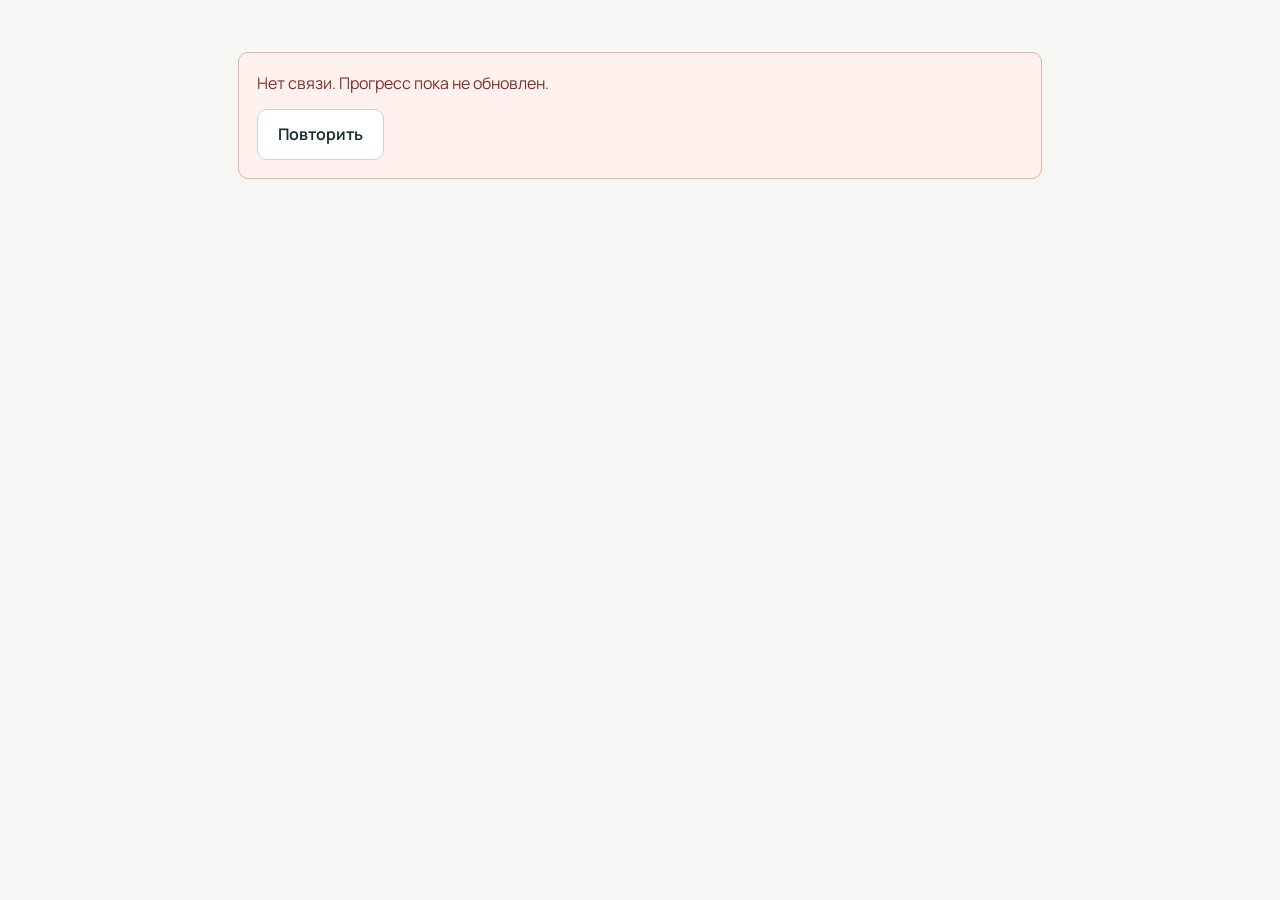
<file: index.html>
<!doctype html>
<html lang="ru">
<head>
  <meta charset="utf-8">
  <meta name="viewport" content="width=device-width, initial-scale=1">
  <meta name="theme-color" content="#16625a">
  <title>Подготовка к защите</title>
  <link rel="icon" href="data:,">
  <link rel="stylesheet" href="style.css?v=20261001-faq">
  <script src="config.js"></script>
  <script type="module" src="app.js?v=20261002-binary"></script>
</head>
<body>
  <a class="skip" href="#main">К содержимому</a>
  <div id="app"><main><p>Загрузка…</p></main></div>
  <noscript>Для билетов нужен JavaScript.</noscript>
</body>
</html>
</file>
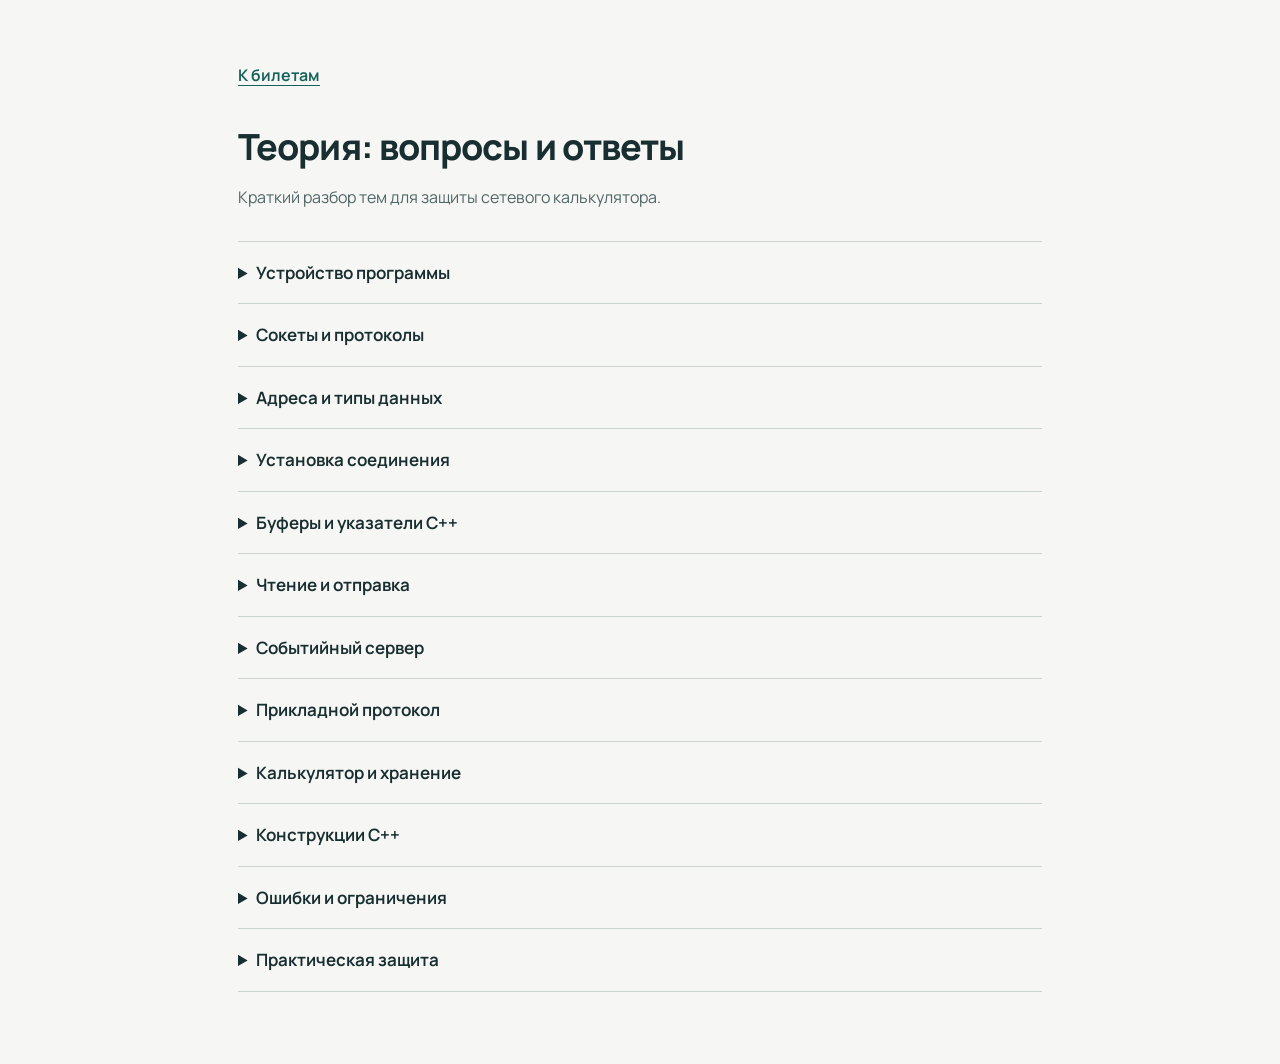
<file: faq.html>
<!doctype html>
<html lang="ru">
<head>
  <meta charset="utf-8">
  <meta name="viewport" content="width=device-width, initial-scale=1">
  <meta name="theme-color" content="#16625a">
  <title>Теория к защите - вопросы и ответы</title>
  <link rel="icon" href="data:,">
  <link rel="stylesheet" href="style.css?v=20261001-faq">
</head>
<body>
  <a class="skip" href="#main">К содержимому</a>
  <main id="main" class="faq-page">
    <a class="back-link" href="./">К билетам</a>
    <h1>Теория: вопросы и ответы</h1>
    <p class="faq-intro">Краткий разбор тем для защиты сетевого калькулятора.</p>
    <section class="faq-topics" aria-label="Темы теории">
<details class="faq-topic" id="architecture"><summary><h2>Устройство программы</h2></summary><div class="faq-answers"><article class="faq-item"><h3>Как устроен калькулятор и где выполняется команда?</h3><p>Клиент читает ввод и отправляет строку. Сервер принимает ее, выделяет команду и вызывает модель калькулятора. Модель вычисляет результат, хранит X, Y, Z по имени пользователя и возвращает ответ. Например, X = 2 + 3 * 4 дает X = 14 на сервере. История ввода остается у клиента. Общие файлы протокола и модели собираются в библиотеку calc_common; библиотека не является отдельным процессом.</p></article><article class="faq-item"><h3>Чем отличаются программа, процесс, поток и конкурентность?</h3><p>Программа - код, процесс - ее запущенный экземпляр с памятью и ресурсами, поток - последовательность исполнения внутри процесса. Один сервер и три отдельно запущенных клиента - четыре процесса. Серверный поток один: он по очереди обслуживает готовые соединения. Это конкурентность. Параллелизм означал бы одновременное исполнение обработчиков несколькими исполнителями. Число сокетов или файлов .cpp не задает число потоков.</p></article><article class="faq-item"><h3>Почему достаточно одного потока и не нужен мьютекс?</h3><p>Сервер ждет сетевые события через poll и обрабатывает короткие операции по очереди. Одновременно два обработчика модель не меняют, поэтому мьютекс - блокировка общего доступа между потоками - здесь не нужен. Альтернатива fork создает процессы, а MPI организует обмен между процессами. При переходе к нескольким исполнителям пришлось бы отдельно согласовать общие переменные и файл. Сам std::map этого не делает.</p></article></div></details>
<details class="faq-topic" id="sockets"><summary><h2>Сокеты и протоколы</h2></summary><div class="faq-answers"><article class="faq-item"><h3>Как различить сокет, дескриптор, порт и буфер?</h3><p>Сокет - сетевой ресурс ОС. Дескриптор - локальное целое число, по которому процесс обращается к этому ресурсу. Порт выбирает службу на сетевом адресе, а буфер - память для байтов. Например, сервер может слушать порт 4040 через дескриптор 3 и читать данные принятого клиента в char buffer[4096]. Эти числа описывают разные вещи. socket возвращает неотрицательный дескриптор при успехе и -1 при ошибке.</p></article><article class="faq-item"><h3>Что дает TCP и чем он отличается от UDP?</h3><p>TCP дает упорядоченный двунаправленный поток байтов, но не сохраняет границы вызовов send. Одну команду можно получить несколькими recv, а две команды - одним. Приложение само выделяет сообщения. UDP сохраняет границы датаграмм, но не гарантирует их доставку и порядок. В работе используется TCP: socket(AF_INET, SOCK_STREAM, 0). Надежность транспорта не означает гарантированное выполнение команды или шифрование.</p></article></div></details>
<details class="faq-topic" id="address"><summary><h2>Адреса и типы данных</h2></summary><div class="faq-answers"><article class="faq-item"><h3>Какой адрес нужен клиенту и что означает 127.0.0.1?</h3><p>IP задает адрес узла, порт выбирает службу. 127.0.0.1 всегда ведет на тот же компьютер, где работает клиент. Для сервера на другом ПК нужен его достижимый IP и порт, например 192.168.1.10:4040. INADDR_ANY в bind означает прием на подходящих локальных IPv4-интерфейсах сервера. Это настройка принимающей стороны, а не адрес назначения удаленного клиента и не команда открыть межсетевой экран.</p></article><article class="faq-item"><h3>Зачем нужны sockaddr_in, getaddrinfo и длина адреса?</h3><p>sockaddr_in хранит IPv4-семейство, адрес и порт. Общий сетевой интерфейс принимает sockaddr* вместе с размером конкретной структуры. У клиента getaddrinfo превращает имя узла и порт в список адресов; AF_UNSPEC разрешает разные семейства. Клиент пробует их по очереди и освобождает список через freeaddrinfo. Приведение указателя к sockaddr* не меняет данные адреса. accept получает еще и указатель на длину, чтобы вернуть ее фактическое значение.</p></article><article class="faq-item"><h3>Зачем менять порядок байтов порта?</h3><p>Разные процессоры могут хранить многобайтовое число в разном порядке. Сетевой формат задает общий порядок: старший байт первым. htons переводит 16-битное число из порядка компьютера в сетевой, ntohs - обратно. Сервер записывает sin_port = htons(port). Если захотеть вывести порт клиента из заполненного accept адреса, потребуется ntohs. Это преобразование числа, а не создание текстовой строки.</p></article></div></details>
<details class="faq-topic" id="connection"><summary><h2>Установка соединения</h2></summary><div class="faq-answers"><article class="faq-item"><h3>Как клиент и сервер устанавливают соединение?</h3><p>Сервер создает socket, заполняет адрес, выполняет bind и listen. Клиент создает свой socket и вызывает connect к адресу сервера; локальный порт обычно выбирает ОС. TCP-рукопожатие выполняют сетевые стеки. accept на сервере возвращает отдельный сокет для клиента, а слушающий остается принимать следующие подключения. После этого еще нужен прикладной HELLO: успешное TCP-соединение само не выбирает пользователя калькулятора.</p></article><article class="faq-item"><h3>Что ограничивает backlog и зачем повторять accept?</h3><p>backlog относится к очереди соединений, ожидающих приема, с учетом ограничений ОС. Это не общее число уже обслуживаемых клиентов. За одно пробуждение poll могут накопиться несколько подключений. Поэтому accept_clients забирает их циклом, пока неблокирующий accept не вернет временную неготовность EAGAIN или EWOULDBLOCK. Принятые соединения хранятся отдельно в _clients.</p></article></div></details>
<details class="faq-topic" id="memory"><summary><h2>Буферы и указатели C++</h2></summary><div class="faq-answers"><article class="faq-item"><h3>Как различить адрес, вместимость и полученную длину?</h3><p>Адрес указывает начало памяти, вместимость задает допустимый объем записи, результат recv сообщает фактически записанный объем. У char buffer[4096] sizeof(buffer) в той же функции равен 4096. Если recv вернул 12, полезны первые 12 байтов. У char* p выражение sizeof(p) дает размер самого указателя, а не памяти за ним. Поэтому после передачи массива через указатель вместимость нужно сообщать отдельно.</p></article><article class="faq-item"><h3>Почему recv использует void*, а send - const void*?</h3><p>recv записывает байты в предоставленную область, поэтому ему нужен доступ для записи. send читает готовые байты; const запрещает менять их через переданный указатель. void означает, что функция не разбирает тип содержимого. char-буфер удобен для байтов, но запись в int не превратит текст 1234 в число 1234. Передавать нужно содержимое: адрес объекта из одного процесса не становится действительным адресом в другом.</p></article><article class="faq-item"><h3>Почему нельзя считать принятые байты обычной C-строкой?</h3><p>recv не добавляет завершающий \0. Длину порции задает его результат, поэтому append(buffer, count) копирует ровно count байтов. strlen искал бы ноль и мог прочитать лишнюю память. std::string уже хранит свою длину, но в UTF-8 size() считает байты, а не буквы: Я занимает два байта. Это нужная длина для send, но не счетчик видимых символов.</p></article><article class="faq-item"><h3>Зачем unsigned char в вызове isspace?</h3><p>isspace определяет, является ли значение пробельным символом. Для обычных байтов ей нужно значение из диапазона unsigned char. Обычный char бывает знаковым: байт UTF-8 может оказаться отрицательным и недопустимым для этой функции. Приведение static_cast&lt;unsigned char&gt;(c) исправляет диапазон аргумента. Оно не перекодирует текст и не превращает побайтовую проверку в полный анализ Unicode.</p></article></div></details>
<details class="faq-topic" id="io"><summary><h2>Чтение и отправка</h2></summary><div class="faq-answers"><article class="faq-item"><h3>Как понимать результат recv?</h3><p>Положительное число - столько байтов записано. Ноль при ненулевой длине буфера - конец входного потока: прежние данные прочитаны, другая сторона закончила отправку. -1 означает ошибку; EAGAIN или EWOULDBLOCK на неблокирующем сокете - временно читать нечего. Сервер накапливает порции в input. Клиент устроен проще: блокирующе читает по байту до \n и возвращает строку без разделителя.</p></article><article class="faq-item"><h3>Как отправить всю строку и понять, выполнена ли команда?</h3><p>send может принять только часть байтов. Если из ABCDE приняты AB, нужно отправить CDE: адрес начала плюс 2, длина 5 - 2. Клиент хранит счетчик sent, сервер удаляет принятый префикс из output и сохраняет хвост. Успех send подтверждает прием байтов локальной сетевой подсистемой. Выполнение команды подтверждается отдельно ответом приложения OK или ERR.</p></article><article class="faq-item"><h3>Зачем проверять errno, EINTR и SIGPIPE?</h3><p>errno уточняет причину после неуспешного системного вызова; после успеха там может остаться старое значение. EINTR у poll означает прерывание ожидания сигналом, поэтому этот сервер повторяет ожидание через continue. Запись в разорванное соединение может вызвать SIGPIPE и завершить процесс. MSG_NOSIGNAL подавляет такой сигнал для send в Linux, но результат отправки все равно нужно проверить.</p></article></div></details>
<details class="faq-topic" id="poll"><summary><h2>Событийный сервер</h2></summary><div class="faq-answers"><article class="faq-item"><h3>Что именно получает и возвращает poll?</h3><p>poll получает массив pollfd, число его элементов и время ожидания. Каждый элемент содержит fd, events - запрошенные события, revents - произошедшие. -1 в тайм-ауте означает ожидание без заданного предела. События - битовые маски, поэтому наличие POLLIN проверяют через &amp;, а не равенством всей маски. Положительный результат poll считает записи с событиями; чтение байтов затем выполняет отдельный recv.</p></article><article class="faq-item"><h3>Почему нужны и poll, и O_NONBLOCK?</h3><p>poll позволяет ждать готовности сразу нескольких сокетов. O_NONBLOCK позволяет операции вернуться с временной неготовностью, если сейчас продвинуться нельзя. Например, обработчик вычитал доступные байты и вернулся к другим клиентам вместо ожидания следующей порции того же клиента. Флаг добавляют как flags | O_NONBLOCK, сохраняя остальные биты. Неблокирующий сокет не создает поток и не отменяет ожидание внутри poll.</p></article><article class="faq-item"><h3>Как состояние клиента управляет событийным циклом?</h3><p>input хранит неполный запрос, output - еще не отправленный ответ. POLLOUT запрашивают только при непустом output, иначе готовый к записи сокет может постоянно будить цикл без работы. Клиентов обходят с конца: удаление текущего элемента vector не сдвигает меньшие, еще не обработанные индексы. Все обработчики выполняются последовательно, поэтому тяжелый расчет или синхронная запись файла задерживает остальных клиентов.</p></article></div></details>
<details class="faq-topic" id="protocol"><summary><h2>Прикладной протокол</h2></summary><div class="faq-answers"><article class="faq-item"><h3>Как выглядит команда и где ее граница?</h3><p>Ввод X = 10 превращается в CMD X = 10\n. Сервер накапливает байты до \n, извлекает полную строку и передает текст после CMD модели. Несколько строк разбираются по очереди, неполный хвост сохраняется. OK означает успешный прикладной результат, ERR - ошибку команды. one_line заменяет внутренние \n и \r пробелами, чтобы содержимое не создало лишних сообщений.</p></article><article class="faq-item"><h3>Что делает HELLO и защищает ли оно данные?</h3><p>Клиент читает приветствие сервера, отправляет HELLO с именем и проверяет ответ. До успешного HELLO команды не допускаются. Имя выбирает запись X, Y, Z, но права на это имя никто не проверяет: пароля нет. Два клиента с одним именем используют одну запись. Шифрования тоже нет: передаются обычные строки TCP без TLS. Выбор имени, проверка личности и шифрование - разные задачи.</p></article><article class="faq-item"><h3>Почему нет номера запроса seq?</h3><p>Клиент посылает один запрос и ждет одну строку ответа, прежде чем отправлять следующий. Поэтому ответ относится к единственному ожидаемому запросу. Это обеспечивается последовательными send_line и receive_line внутри request. TCP сохраняет порядок байтов, но сам не сопоставляет команды с результатами. При нескольких независимо выполняемых запросах или уведомлениях сервера понадобились бы дополнительные правила, например идентификаторы.</p></article><article class="faq-item"><h3>Что реально проверяет режим PERF?</h3><p>PERF позволяет пройти обмен без вызова калькулятора. После HELLO сервер отвечает OK PERF и сразу выходит из обработчика. Поэтому PERF X = 100 не меняет X, а PERF 1 / 0 не запускает проверку деления. Это обход вычислений, а не вычисление с откатом. Таймера и подсчета скорости в этом коде нет. :perf off возвращает клиент к обычным CMD-командам.</p></article><article class="faq-item"><h3>Кто закрывает соединение после QUIT?</h3><p>Сервер только добавляет прощальный ответ в output и возвращается из обработчика строки. Штатный клиент получает ответ, выходит из цикла команд и закрывает сокет в деструкторе. Ветка QUIT на сервере сама close не вызывает. Поэтому другой клиент, который после QUIT продолжит держать соединение, не будет отключен одним лишь возвратом из этой функции.</p></article></div></details>
<details class="faq-topic" id="model"><summary><h2>Калькулятор и хранение</h2></summary><div class="faq-answers"><article class="faq-item"><h3>Как парсер понимает приоритет операций и скобки?</h3><p>Парсер разбирает текст по уровням: expression обрабатывает + и -, term - * и /, factor - числа, переменные, знаки и скобки. Поэтому 2 + 3 * 4 дает 14: term сначала получает 12. В (2 + 3) * 4 скобки повторно запускают разбор выражения и дают 20. Перед делением проверяется делитель на ноль, после разбора - отсутствие лишних символов.</p></article><article class="faq-item"><h3>Где живут переменные и когда они сохраняются?</h3><p>map связывает имя с Variables, содержащим X, Y, Z. Для нового имени operator[] создает три нуля. Присваивание сначала вычисляет выражение, затем меняет переменную и вызывает save. Команда вычислить возвращает число без присваивания. users.db - текстовый файл; load восстанавливает его при запуске. Копия backup откатывает память, если save бросит исключение, но не восстанавливает уже поврежденный файл.</p></article><article class="faq-item"><h3>Какая здесь арифметика и где ее границы?</h3><p>Используются целые long long: 7 / 2 дает 3, -7 / 2 дает -3, дробная часть отбрасывается к нулю. Деление на ноль проверяется явно и превращается в CalculatorError. Диапазон long long конечен, а проверок всех переполнений нет. Слишком большое число или арифметический результат могут привести к неопределенному поведению. try/catch не заменяет проверку диапазона до опасной операции.</p></article></div></details>
<details class="faq-topic" id="cpp"><summary><h2>Конструкции C++</h2></summary><div class="faq-answers"><article class="faq-item"><h3>Чем ссылка отличается от копии и зачем const?</h3><p>Client&amp; client ссылается на исходный элемент _clients: изменение output меняет настоящий объект. Client client создал бы копию. const std::string&amp; позволяет читать строку без копирования и без изменения через этот параметр. Ссылка не владеет данными и не продлевает их жизнь. vector хранит элементы подряд, но при росте может перенести их в другую память: старые ссылки и указатели тогда недействительны.</p></article><article class="faq-item"><h3>Что такое RAII и почему одного int для сокета мало?</h3><p>RAII связывает ресурс с объектом-владельцем: уничтожение объекта освобождает ресурс. string и vector так управляют своей памятью. Деструктор PollServer закрывает сокеты, но обычный int хранит лишь их номера. Если конструктор PollServer завершится исключением, деструктор самого незавершенного объекта не вызовется. Отдельный объект-владелец дескриптора позволил бы надежнее освободить сокет и на этом пути ошибки.</p></article><article class="faq-item"><h3>Как исключение превращается в ответ ERR?</h3><p>Парсер обнаруживает недопустимую операцию и выполняет throw CalculatorError. Управление переходит в подходящий catch, а обычные локальные объекты на пути выхода уничтожаются. Сервер ловит исключение как const CalculatorError&amp;, читает what() и формирует текст ERR. По сети передается строка, не объект исключения. Ссылка в catch избегает копирования и потери производной части объекта при обработке через базовый тип.</p></article><article class="faq-item"><h3>Что запрещает explicit у конструктора?</h3><p>explicit запрещает обычное неявное преобразование аргумента в объект через этот конструктор. Если path имеет тип std::string, CalculatorModel model(path) разрешено, а CalculatorModel model = path - нет. Это делает создание модели явным: ее конструктор еще и загружает файл. explicit не означает private и не запрещает прямое создание объекта.</p></article><article class="faq-item"><h3>Зачем include guards и безымянное namespace?</h3><p>Include guards не дают повторно обработать заголовок внутри одного компилируемого .cpp со всеми его включениями. При первом включении определяется макрос, при следующем содержимое пропускается. Безымянное namespace оставляет вспомогательные имена внутри этой единицы трансляции: например, server и client могут иметь разные errno_message без конфликта при компоновке. Оба механизма организуют C++-код; они не создают процессы и не управляют сетевым доступом.</p></article></div></details>
<details class="faq-topic" id="limits"><summary><h2>Ошибки и ограничения</h2></summary><div class="faq-answers"><article class="faq-item"><h3>В чем подтвержденная ошибка после первого подключения?</h3><p>До accept массив _poll_fds содержит только слушающий сокет на позиции 0. accept_clients добавляет клиента в _clients, но массив событий еще не перестроен. Цикл уже пытается прочитать _poll_fds[1], которого нет. Проверочная сборка подтвердила выход за границы. Простая перестройка до разбора тоже неверна: она обнулит полученные revents. Исправление должно сохранить соответствие клиентов и событий текущего ожидания; исходник пока не исправлен.</p></article><article class="faq-item"><h3>Почему опасно закрывать сокет сразу при ошибке или HUP?</h3><p>POLLHUP может прийти вместе с еще непрочитанными данными: немедленное закрытие их потеряет. Другой дефект: при слишком длинном вводе сервер кладет ERR в output и сразу удаляет клиента, не дав очереди отправиться. Подготовленный текст в памяти еще не является переданным ответом. Для исправления нужно учитывать оставшийся вход и отдельно задавать закрытие после отправки там, где ответ должен быть отправлен.</p></article><article class="faq-item"><h3>Почему динамические контейнеры не гарантируют надежность?</h3><p>У каждого клиента есть сокет и буферы; память, дескрипторы и процессор конечны. Медленный получатель может вызвать рост output без ограничения. Это требует предела очереди и политики при его достижении. Сохранение тоже ограничено: save обрезает старый файл и не проверяет все ошибки записи. Временный файл с проверенной записью и заменой мог бы защитить от неполной перезаписи, но в исходнике этого нет.</p></article></div></details>
<details class="faq-topic" id="defense"><summary><h2>Практическая защита</h2></summary><div class="faq-answers"><article class="faq-item"><h3>Какая демонстрация связывает теорию с результатом?</h3><p>После исправления и проверки известного дефекта run: подключиться, выполнить X = 2 + 3 * 4, затем вычислить X + 1 и вычислить 1 / 0. Ожидаются 14, 15 без изменения X и ERR. Два разных имени проверяют разделение переменных. Повторный вход проверяет состояние в памяти, перезапуск сервера с тем же файлом - сохранение. Успешную демонстрацию оригинала с известным дефектом нельзя считать уже подтвержденной.</p></article><article class="faq-item"><h3>Как проверять соединение, если клиент не работает?</h3><p>Сначала уточнить, где запущен сервер и какой адрес использует клиент: 127.0.0.1 на другом ПК приведет к самому клиенту. Затем проверить подключение к нужному TCP-порту, после него - приветствие, HELLO и ответ на команду. ping проверяет другой сетевой обмен и не доказывает работу калькулятора. Успешный connect также не доказывает, что приложение приняло имя или вычислило выражение.</p></article></div></details>
    </section>
  </main>
</body>
</html>
</file>
<file: style.css>
@font-face{font-family:Manrope;src:url('assets/Manrope.ttf') format('truetype');font-weight:200 800;font-display:swap}
:root{--paper:#f6f7f4;--ink:#182e30;--accent:#16625a;--soft:#e3efeb;--muted:#506667;--line:#cbd5d0;--bad:#a63c35;font-family:Manrope,Arial,sans-serif;font-size:16px;line-height:1.6;color:var(--ink);background:var(--paper);color-scheme:light}
*{box-sizing:border-box}body{margin:0}main{max-width:860px;margin:0 auto;padding:52px 28px 72px}h1,h2,p{margin:0}h1{font-size:clamp(27px,4vw,36px);line-height:1.25;letter-spacing:-.025em;font-weight:750}h2{font-size:22px;line-height:1.4;margin-bottom:12px}p+p{margin-top:14px}button{font:inherit;font-weight:650;min-height:48px;padding:12px 20px;border:1px solid var(--line);border-radius:10px;background:#fff;color:var(--ink);cursor:pointer;touch-action:manipulation}button:hover:not(:disabled){border-color:var(--accent);background:var(--soft)}button.primary{background:var(--accent);border-color:var(--accent);color:#fff}button.primary:hover:not(:disabled){background:#104f48}button:disabled{opacity:.5;cursor:default}:focus-visible{outline:3px solid #b87320;outline-offset:4px}::selection{background:#bce4d8;color:#112c26}a{color:var(--accent);text-underline-offset:4px}*{scrollbar-color:#99b4ab var(--paper);scrollbar-width:thin}.skip{position:absolute;top:-100px;left:16px;background:#fff;padding:12px}.skip:focus{top:12px}
.progress-label{font-size:15px;color:var(--muted);margin:24px 0 10px;font-variant-numeric:tabular-nums}.progress{height:6px;border-radius:4px;background:#dbe4de;overflow:hidden}.progress span{display:block;height:100%;background:var(--accent)}.start-actions{display:flex;gap:12px;margin:26px 0 34px;flex-wrap:wrap}.topics{border-top:1px solid var(--line)}.topic{display:grid;grid-template-columns:minmax(0,1fr) auto;gap:20px;padding:17px 0;border-bottom:1px solid var(--line);align-items:center}.topic-count{font-size:14px;color:var(--muted);white-space:nowrap;font-variant-numeric:tabular-nums}.topic.done{color:var(--accent)}.topic.done .topic-count{color:var(--accent);font-weight:700}
.question-top{display:flex;align-items:center;justify-content:space-between;gap:16px;margin-bottom:24px}.question-top button{background:transparent;border:0;padding-left:0}.question-top>span{font-size:14px;color:var(--muted);white-space:nowrap}.question{font-size:clamp(25px,3.6vw,32px);margin:32px 0 28px;max-width:38ch}.answers{display:grid;gap:12px}.answer{display:grid;grid-template-columns:22px minmax(0,1fr);gap:14px;text-align:left;font-weight:550;line-height:1.5;padding:18px 20px}.answer:disabled{opacity:1}.answer .number{color:var(--muted);font-size:13px;padding-top:3px}.answer small{display:block;font-size:13px;font-weight:750;margin-top:8px}.answer.correct{background:#e6f2eb;border-color:#4b8b65}.answer.incorrect{background:#fff1ed;border-color:#b75142}.answer.selected{background:var(--soft);border-color:var(--accent)}.explanation{margin-top:30px;border-top:1px solid var(--line);padding-top:26px}.explanation p{max-width:70ch}.explanation details{margin-top:20px}.explanation h2{color:var(--accent)}summary{cursor:pointer;min-height:44px;padding:10px 0;font-weight:650}pre{white-space:pre;overflow:auto;max-height:480px;background:#142e30;color:#e6f2ed;border-radius:10px;padding:18px;font:14px/1.65 Consolas,monospace;tab-size:2}.source{font-size:13px;color:var(--muted);overflow-wrap:anywhere}.next{margin-top:30px;display:flex;justify-content:flex-end}.result-score{font-size:24px;margin-top:22px}.review{border-bottom:1px solid var(--line);padding:12px 0}.review .explanation{border:0;margin-top:8px;padding-top:8px}.status{display:inline-block;min-width:95px;font-size:13px;margin-right:8px}.good{color:var(--accent)}.bad{color:var(--bad)}.saved{color:var(--muted);font-size:14px;margin-top:22px}.error{border:1px solid #e2b2a8;background:#fff1ed;border-radius:10px;padding:18px;margin-bottom:24px;color:#823029}.error button{margin-top:12px}.saving{color:var(--muted);font-size:14px;min-height:24px;margin-top:16px}.loading{padding-top:24px}
@media(max-width:600px){main{padding:30px 20px 48px}.start-actions{display:grid;grid-template-columns:1fr 1fr;gap:10px}.start-actions button{padding:12px 10px;font-size:14px}.topic{font-size:15px;gap:16px;padding:15px 0}.topic-count{font-size:13px}.answer{padding:16px 14px;gap:8px}.question-top{gap:8px}.question-top button{font-size:14px}.question-top>span{font-size:13px}.next button{width:100%}.status{display:block}.question{margin-top:26px}.explanation p{font-size:15px}}
@media(prefers-reduced-motion:reduce){*{scroll-behavior:auto!important}}

.theory{margin-top:28px}.theory h3{font-size:17px;line-height:1.4;margin:24px 0 8px;font-weight:700}.theory p{margin-top:0}.memory-image{max-width:620px;margin:28px 0}.memory-image img{display:block;width:100%;height:auto;border-radius:10px}.memory-image figcaption{font-size:13px;line-height:1.6;color:var(--muted);margin-top:10px;max-width:70ch}

.faq-entry{flex-basis:100%;grid-column:1/-1;display:flex;align-items:center;min-height:44px;font-size:15px;font-weight:650}.back-link{display:inline-flex;align-items:center;min-height:48px;margin-bottom:24px;font-weight:650}.faq-intro{margin:16px 0 30px;color:var(--muted);max-width:70ch}.faq-topics{border-top:1px solid var(--line)}.faq-topic{border-bottom:1px solid var(--line)}.faq-topic>summary{padding:18px 0;font-size:17px;line-height:1.5;min-height:48px}.faq-topic>summary h2{display:inline;font:inherit;margin:0}.faq-topic>summary:hover{color:var(--accent)}.faq-topic[open]>summary{color:var(--accent)}.faq-answers{padding:12px 0 28px;max-width:70ch}.faq-item+.faq-item{margin-top:28px}.faq-item h3{font-size:17px;line-height:1.5;margin:0 0 8px;font-weight:700}.faq-item p{margin:0;overflow-wrap:break-word}.faq-page h1{max-width:24ch}@media(max-width:600px){.faq-topic>summary{font-size:16px}.faq-item h3{font-size:16px}.faq-item p{font-size:15px}}

.code-guide{font-size:13px;color:var(--muted);margin-top:6px}.explanation .code-note{font-size:14px;margin-top:10px}.source-code{padding:14px 0;scrollbar-color:#789e93 #142e30}.source-code code{display:block;min-width:max-content;font:inherit}.code-line{display:grid;grid-template-columns:4.5ch 1fr;column-gap:14px;padding:0 18px 0 10px;min-height:23.1px;white-space:pre}.line-number{color:#a9bdb7;text-align:right;user-select:none;font-variant-numeric:tabular-nums}.line-number::before{content:attr(data-number)}.code-key-line{background:#244541}.code-key-line .line-number{color:#ffe2a3;font-weight:700}.code-text{white-space:pre}.source-code .hljs-keyword,.source-code .hljs-meta{color:#96cbff}.source-code .hljs-type,.source-code .hljs-built_in{color:#c0d7ff}.source-code .hljs-string,.source-code .hljs-char{color:#f3d799}.source-code .hljs-number,.source-code .hljs-literal{color:#dcb8ef}.source-code .hljs-title{color:#91dfc1}.source-code .hljs-comment{color:#a9bdb7;font-style:italic}.source-code .hljs-variable,.source-code .hljs-symbol{color:#f4bdac}.source-code ::selection{background:#54745f;color:#fff}@media(max-width:600px){.source-code{font-size:13px}.code-line{column-gap:10px;padding-right:14px;min-height:21.45px}}
</file>
